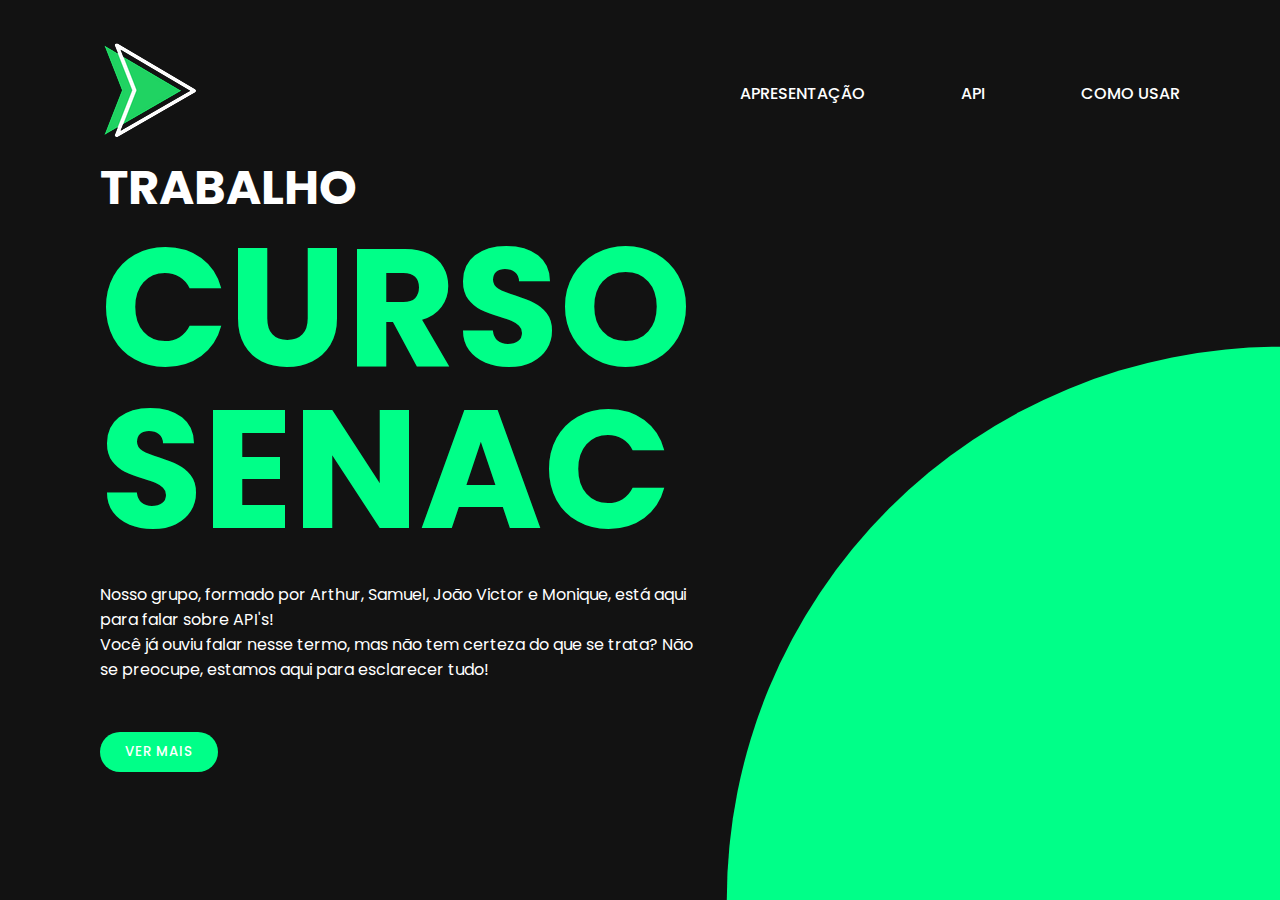
<file: index.html>
<!DOCTYPE html>
<html lang="pt-br">
<head>
    <meta charset="UTF-8">
    <meta http-equiv="X-UA-Compatible" content="IE=edge">
    <meta name="viewport" content="width=device-width, initial-scale=1.0">
    
    <!-- Icone da página -->
    <link rel="shortcut icon" href="./ico/icone-pagina.png" type="image/x-icon">

    <!-- Importações do proprio projeto - CSS -->
    <link rel="stylesheet" href="./css/index.css">

    <!-- Bootstrap - CSS - JS -->
    <link href="https://cdn.jsdelivr.net/npm/bootstrap@5.3.0-alpha1/dist/css/bootstrap.min.css" rel="stylesheet" integrity="sha384-GLhlTQ8iRABdZLl6O3oVMWSktQOp6b7In1Zl3/Jr59b6EGGoI1aFkw7cmDA6j6gD" crossorigin="anonymous">
    <script src="https://cdn.jsdelivr.net/npm/bootstrap@5.3.0-alpha1/dist/js/bootstrap.bundle.min.js" integrity="sha384-w76AqPfDkMBDXo30jS1Sgez6pr3x5MlQ1ZAGC+nuZB+EYdgRZgiwxhTBTkF7CXvN" crossorigin="anonymous"></script>
    
    <title>Página Principal</title>
</head>
<body>
    
    <!-- PRIMEIRA PARTE -->
    <section id="box1" class="primeira-parte">
        <div class="circulo"></div>
        <header>
            <a href="#"><img src="./ico/teste-removebg-preview.png" alt="logo" class="logo img-fluid"></a>
            <nav class="navegacao">
                <ul>
                    <li><a href="./pages/apresentacao.html">APRESENTAÇÃO</a></li>
                    <li><a href="./pages/clima.html">API</a></li>
                    <li><a href="./pages/sobre.html">COMO USAR</a></li>
                </ul>
            </nav>
        </header>

        <div class="container container-md">
            <div class="texto">
                <h2>TRABALHO<br><span>CURSO SENAC</span></h2>
                <p>
                    Nosso grupo, formado por Arthur, Samuel, João Victor e Monique, está aqui para falar sobre API's!
                    <br>
                    Você já ouviu falar nesse termo, mas não tem certeza do que se trata? Não se preocupe, estamos aqui para esclarecer tudo!
                </p>
                <button onclick="aparecerParte1()"> <a href="./pages/explicandoAPI.html">VER MAIS</a></button>
            </div>
        </div>
    </section>
    
<!-- JavaScript - local -->
<script src="./js/index.js"></script>

</body>
</html>
</file>
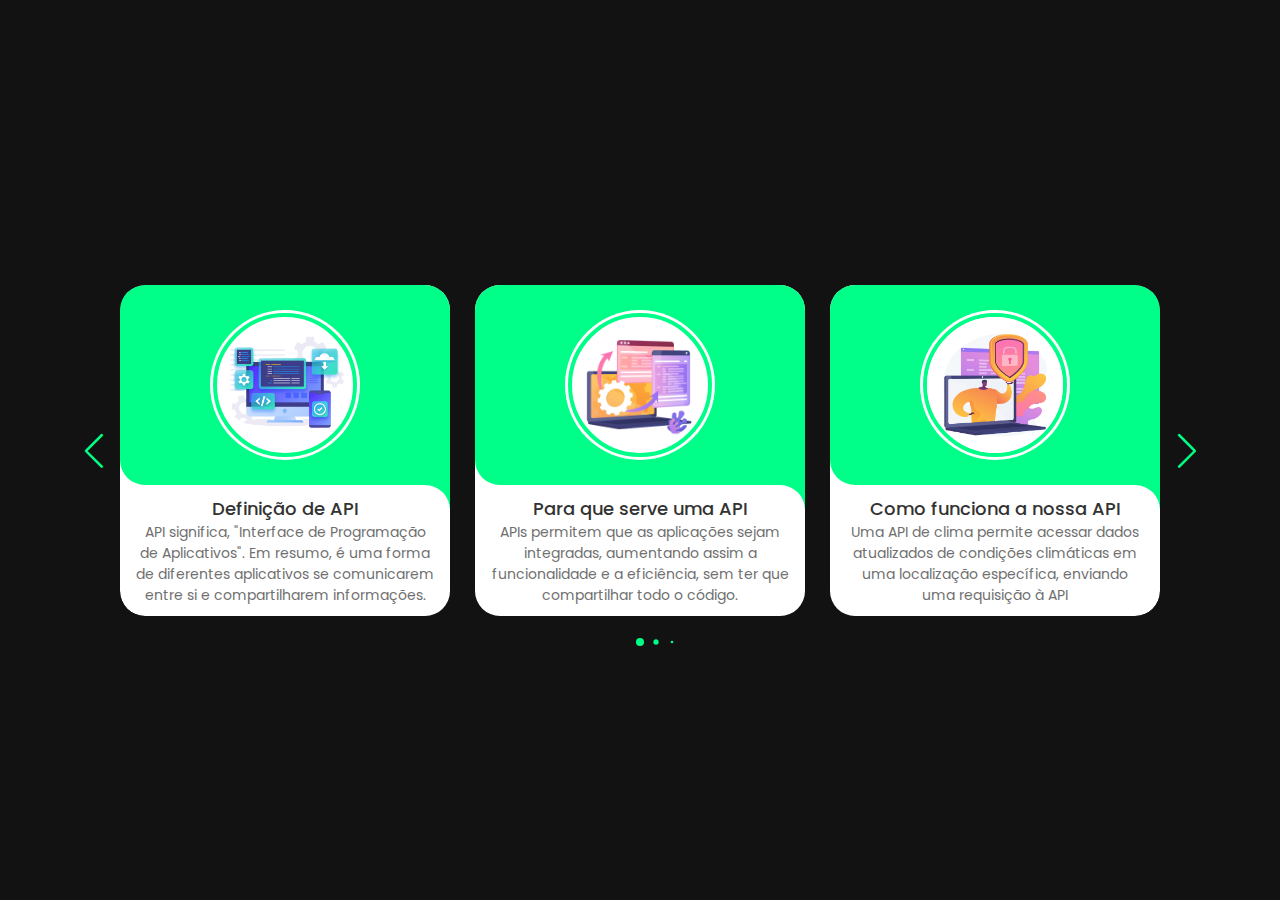
<file: pages/explicandoAPI.html>
<!DOCTYPE html>
    <!-- Coding by CodingLab | www.codinglabweb.com -->
    <html lang="pt-br">
    <head>
        <meta charset="UTF-8">
        <meta http-equiv="X-UA-Compatible" content="IE=edge">
        <meta name="viewport" content="width=device-width, initial-scale=1.0">

        <!-- Icone da página -->
        <link rel="shortcut icon" href="../ico/icone-pagina.png" type="image/x-icon">

        <!-- Importação do Bootstrap CSS - JS -->
        <link href="https://cdn.jsdelivr.net/npm/bootstrap@5.3.0-alpha1/dist/css/bootstrap.min.css" rel="stylesheet" integrity="sha384-GLhlTQ8iRABdZLl6O3oVMWSktQOp6b7In1Zl3/Jr59b6EGGoI1aFkw7cmDA6j6gD" crossorigin="anonymous">
        <script src="https://cdn.jsdelivr.net/npm/bootstrap@5.3.0-alpha1/dist/js/bootstrap.bundle.min.js" integrity="sha384-w76AqPfDkMBDXo30jS1Sgez6pr3x5MlQ1ZAGC+nuZB+EYdgRZgiwxhTBTkF7CXvN"       crossorigin="anonymous"></script>
        
        <!-- Swiper CSS -->
        <link rel="stylesheet" href="../swiper/swiper-bundle.min.css">
        
        <!-- CSS -->
        <link rel="stylesheet" href="../css/explicandoAPI.css">

        <title>O que é uma API</title>                                        
    </head>
    <body>

        <div class="slide-container swiper">
            <div class="slide-content">
                <div class="card-wrapper swiper-wrapper">
                    
                    <div class="card swiper-slide">

                        <div class="image-content">
                            <span class="overlay"></span>

                            <div class="card-imagem">
                                <img src="../img/4-imagem-api.png" alt="" class="card-img">
                            </div>
                        </div>

                        <div class="card-content">
                            <h2 class="nome-titulo">Definição de API</h2>
                            
                            <p class="descricao">
                                API significa, "Interface de Programação de Aplicativos". Em   resumo, é uma forma de diferentes aplicativos se comunicarem entre si e compartilharem informações.
                            </p>
                        </div>
                        
                    </div>

                    <div class="card swiper-slide">

                        <div class="image-content">
                            <span class="overlay"></span>
                            <div class="card-imagem">
                                <img src="../img/5-imagem-api.png" alt="" class="card-img">
                            </div>
                        </div>

                        <div class="card-content">
                            <h2 class="nome-titulo">Para que serve uma API</h2>
                            <p class="descricao">
                                APIs permitem que as aplicações sejam integradas, aumentando assim a funcionalidade e a eficiência, sem ter que compartilhar todo o código.
                            </p>
                        </div>

                    </div>

                    <div class="card swiper-slide">

                        <div class="image-content">
                            <span class="overlay"></span>
                            <div class="card-imagem">
                                <img src="../img/6-imagem-api.jpg" alt="" class="card-img">
                            </div>
                        </div>

                        <div class="card-content">
                            <h2 class="nome-titulo">Como funciona a nossa API</h2>
                            <p class="descricao">
                                Uma API de clima permite acessar dados atualizados de condições climáticas em uma localização específica, enviando uma requisição à API
                            </p>
                        </div>

                    </div>

                    <div class="card swiper-slide">

                        <div class="image-content">
                            <span class="overlay"></span>
                            <div class="card-imagem">
                                <img src="../img/7-imagem-api.png" alt="" class="card-img">
                            </div>
                        </div>

                        <div class="card-content">
                            <h2 class="nome-titulo">Obrigado pela atenção!</h2>
                            <p class="descricao">
                                Esperamos que você tenha gostado dessa introdução ao mundo das API's! Fique ligado para mais informações e conceitos interessantes sobre esse assunto.
                            </p>
                        </div>

                    </div>

                </div>
            </div>

            <div class="swiper-button-next swiper-navBtn"></div>
            <div class="swiper-button-prev swiper-navBtn"></div>
            <div class="swiper-pagination"></div>
        </div>
        
    </body>

    <!-- Swiper JS -->
    <script src="../swiper/swiper-bundle.min.js"></script>

    <!-- JavaScript -->
    <script src="../js/explicandoAPI.js"></script>
</html>
</file>
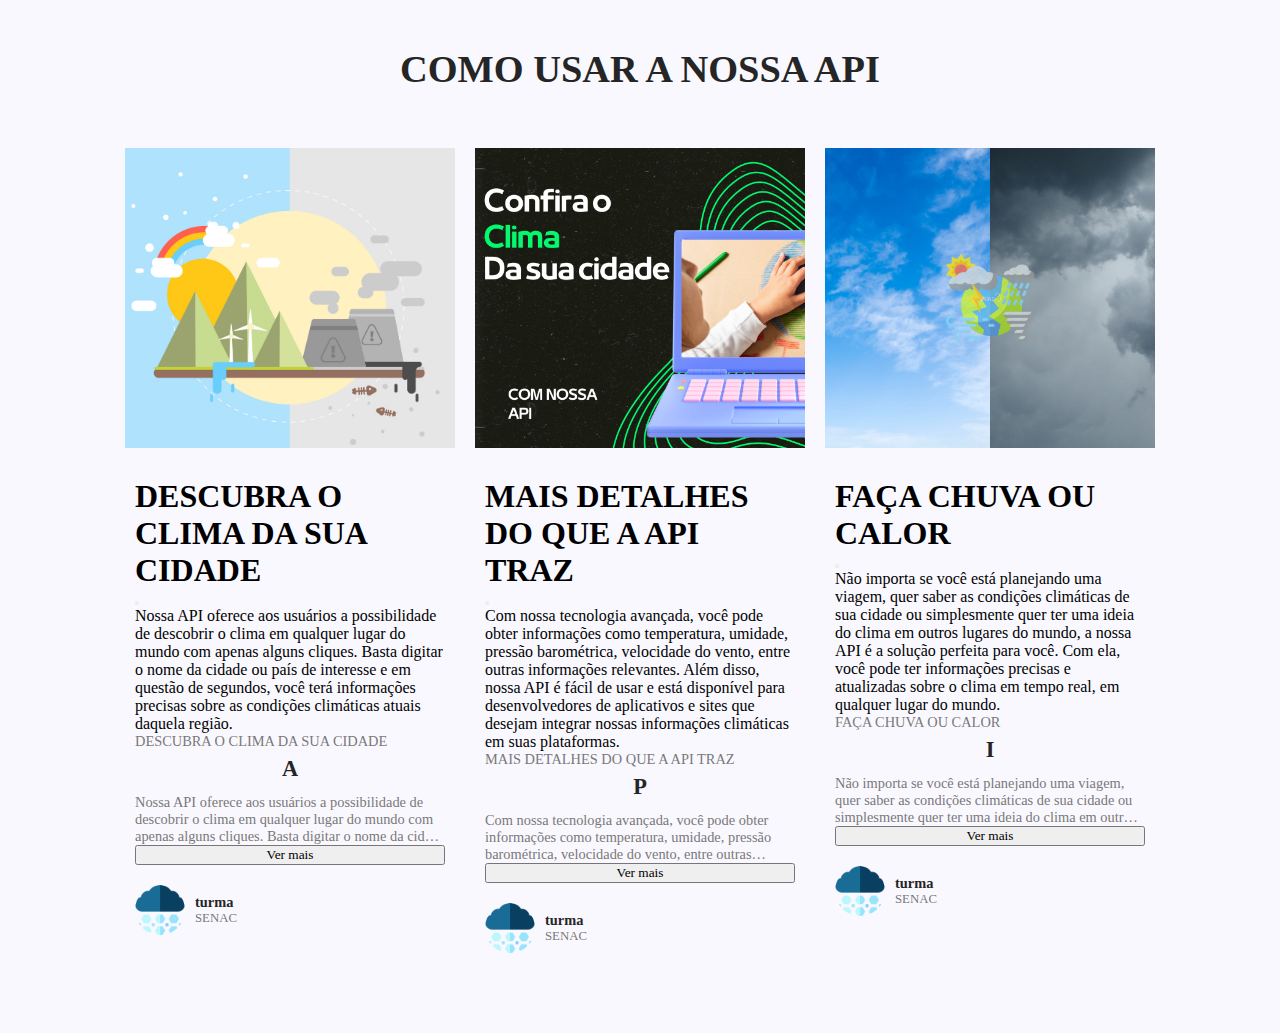
<file: pages/sobre.html>
<!DOCTYPE html>
<html lang="pt-br">
<head>
    <meta charset="UTF-8">
    <meta http-equiv="X-UA-Compatible" content="IE=edge">
    <meta name="viewport" content="width=device-width, initial-scale=1.0">

    <!-- Icone da página -->
    <link rel="shortcut icon" href="../ico/icone-pagina.png" type="image/x-icon">

    <!-- Importações do proprio projeto -->
    <link rel="stylesheet" href="../css/sobre.css">

    <!-- Importação do Bootstrap CSS - JS -->
    <link href="https://cdn.jsdelivr.net/npm/bootstrap@5.3.0-alpha1/dist/css/bootstrap.min.css" rel="stylesheet" integrity="sha384-GLhlTQ8iRABdZLl6O3oVMWSktQOp6b7In1Zl3/Jr59b6EGGoI1aFkw7cmDA6j6gD" crossorigin="anonymous">
    <script src="https://cdn.jsdelivr.net/npm/bootstrap@5.3.0-alpha1/dist/js/bootstrap.bundle.min.js" integrity="sha384-w76AqPfDkMBDXo30jS1Sgez6pr3x5MlQ1ZAGC+nuZB+EYdgRZgiwxhTBTkF7CXvN" crossorigin="anonymous"></script>

    <title>Sobre nossa API</title>
</head>
<body>
    

<section id="blog">

    <div class="blog-heading">
        <strong></strong>
        <h3>COMO USAR A NOSSA API</h3>
    </div>

    <div class="blog-box-container">
    
        <div class="blog-box">
            <div class="blog-box-img">
                <img src="../img/1-imagem-climatica.jpg" alt="clima">
                <a href="#" class="blog-img-link">
                    <i class="fa-solid fa-arrow-up-right-from-square"></i>
                </a>
            </div>

            <div class="blog-box-text">

                <!-- Modal -->
                <div class="modal fade" id="Modal-1" tabindex="-1" aria-labelledby="exampleModalLabel" aria-hidden="true">
                    <div class="modal-dialog modal-dialog-centered">
                        <div class="modal-content">
                            <div class="modal-header">
                                <h1 class="modal-title fs-5" id="exampleModalLabel">DESCUBRA O CLIMA DA SUA CIDADE</h1>
                                <button type="button" class="btn-close" data-bs-dismiss="modal" aria-label="Close"></button>
                            </div>
                            <div class="modal-body">
                                Nossa API oferece aos usuários a possibilidade de descobrir o clima em qualquer lugar do mundo com apenas alguns cliques. Basta digitar o nome da cidade ou país de interesse e em questão de segundos, você terá   informações precisas sobre as condições climáticas atuais daquela região.
                            </div>
                        </div>
                    </div>
                </div>

                <strong>DESCUBRA O CLIMA DA SUA CIDADE</strong>
                <a href="#">A</a>
                <p>
                    Nossa API oferece aos usuários a possibilidade de descobrir o clima em qualquer lugar do mundo com apenas alguns cliques. Basta digitar o nome da cidade ou país de interesse e em questão de segundos, você terá informações precisas sobre as condições climáticas atuais daquela região.
                </p>
                <button type="button" class="btn" data-bs-toggle="modal" data-bs-target="#Modal-1">
                    Ver mais
                </button>
                <div class="blog-author">
                    <div class="blog-author-img">
                        <img src="../ico/icone-clima-azul.png" alt="icone clima">
                    </div>
                    <div class="blog-author-text">
                        <strong>turma</strong>
                        <span>SENAC</span>
                    </div>
                </div>
            </div>
        </div>

   
        <div class="blog-box">
 
            <div class="blog-box-img">
                <img src="../img/2-imagem-climatica.png" alt="clima">
                <a href="#" class="blog-img-link">
                    <i class="fa-solid fa-arrow-up-right-from-square"></i>
                </a>
            </div>

            <div class="blog-box-text">

                <!-- Modal -->
                <div class="modal fade" id="Modal-2" tabindex="-1" aria-labelledby="exampleModalLabel" aria-hidden="true">
                    <div class="modal-dialog modal-dialog-centered">
                        <div class="modal-content">
                            <div class="modal-header">
                                <h1 class="modal-title fs-5" id="exampleModalLabel">MAIS DETALHES DO QUE A API TRAZ</h1>
                                <button type="button" class="btn-close" data-bs-dismiss="modal" aria-label="Close"></button>
                            </div>
                            <div class="modal-body">
                                Com nossa tecnologia avançada, você pode obter informações como temperatura, umidade, pressão barométrica, velocidade do vento, entre outras informações relevantes. Além disso, nossa API é fácil de usar e está disponível para desenvolvedores de aplicativos e sites que desejam integrar nossas informações climáticas em suas plataformas.
                            </div>
                        </div>
                    </div>
                </div>

                <strong>MAIS DETALHES DO QUE A API TRAZ</strong>
                <a href="#">P</a>
                <p>
                    Com nossa tecnologia avançada, você pode obter informações como temperatura, umidade, pressão barométrica, velocidade do vento, entre outras informações relevantes. Além disso, nossa API é fácil de usar e está disponível para desenvolvedores de aplicativos e sites que desejam integrar nossas informações climáticas em suas plataformas.
                </p>
                <button type="button" class="btn" data-bs-toggle="modal" data-bs-target="#Modal-2">
                    Ver mais
                </button>
                <div class="blog-author">
                    <div class="blog-author-img">
                        <img src="../ico/icone-clima-azul.png" alt="icone clima">
                    </div>
                    <div class="blog-author-text">
                        <strong>turma</strong>
                        <span>SENAC</span>
                    </div>
                </div>
            </div>
        </div>

        <div class="blog-box">
 
            <div class="blog-box-img">
                <img src="../img/3-imagem-climatica.png" alt="clima">
                <a href="#" class="blog-img-link">
                    <i class="fa-solid fa-arrow-up-right-from-square"></i>
                </a>
            </div>
   
            <div class="blog-box-text">

                <!-- Modal -->
                <div class="modal fade" id="Modal-3" tabindex="-1" aria-labelledby="exampleModalLabel" aria-hidden="true">
                    <div class="modal-dialog modal-dialog-centered">
                        <div class="modal-content">
                            <div class="modal-header">
                                <h1 class="modal-title fs-5" id="exampleModalLabel">FAÇA CHUVA OU CALOR</h1>
                                <button type="button" class="btn-close" data-bs-dismiss="modal" aria-label="Close"></button>
                            </div>
                            <div class="modal-body">
                                Não importa se você está planejando uma viagem, quer saber as condições climáticas de sua cidade ou simplesmente quer ter uma ideia do clima em outros lugares do mundo, a nossa API é a solução perfeita para você. Com ela, você pode ter informações precisas e atualizadas sobre o clima em tempo real, em qualquer lugar do mundo.
                            </div>
                        </div>
                    </div>
                </div>

                <strong>FAÇA CHUVA OU CALOR</strong>
                <a href="#">I</a>
                <p>
                    Não importa se você está planejando uma viagem, quer saber as condições climáticas de sua cidade ou simplesmente quer ter uma ideia do clima em outros lugares do mundo, a nossa API é a solução perfeita para você. Com ela, você pode ter informações precisas e atualizadas sobre o clima em tempo real, em qualquer lugar do mundo.
                </p>
                <button type="button" class="btn" data-bs-toggle="modal" data-bs-target="#Modal-3">
                    Ver mais
                </button>
                <div class="blog-author">
                    <div class="blog-author-img">
                        <img src="../ico/icone-clima-azul.png" alt="icone clima">
                    </div>
                    <div class="blog-author-text">
                        <strong>turma</strong>
                        <span>SENAC</span>
                    </div>
                </div>
            </div>
        </div>
    
    </div>

</section>


</body>
</html>
</file>
<file: css/index.css>
/* GOGLE FONTES */
@import url("https://fonts.googleapis.com/css2?family=Asap:ital,wght@1,700&family=Comfortaa:wght@500&family=Kanit:ital,wght@0,700;1,900&family=Nunito:wght@700&family=Oswald:wght@200;300;400;500;600;700&family=Poppins:ital,wght@0,100;0,200;0,300;0,400;0,500;0,700;1,100;1,200;1,300;1,400&family=Roboto:wght@300;400;700&family=Ubuntu:wght@300;400;500;700&family=Yellowtail&display=swap");

/* ESTILO GERAL */
* {
  margin: 0;
  padding: 0;
  box-sizing: border-box;
  font-family: 'Poppins', sans-serif;
}

html, body {
    height: 100%;
}


/* PRIMEIRA PARTE */
.primeira-parte {
    display: flex;
    align-items: center;
    justify-content: space-between;
    position: relative;
    width: 100%;
    min-height: 100vh;
    padding: 100px;
    background: #121212;
    overflow: hidden;
}

.circulo {
    position: absolute;
    top: 0;
    left: 0;
    width: 100%;
    height: 100%;
    background: #00ff88;
    clip-path: circle(50% at bottom right);
}

/* MENU */
header {
    display: flex;
    align-items: center;
    justify-content: space-between;
    position: absolute;
    top: 0;
    left: 0;
    width: 100%;
    padding: 40px 100px;
}

header .logo {
    position: relative;
    max-width: 150px;
}

header .navegacao ul {
    display: flex;
    position: relative;
}

header .navegacao li {
    list-style: none;
}

header .navegacao li a {
    display: inline-block;
    text-decoration: none;
    font-weight: 500;
    font-size: 1rem;
    margin-left: 6rem;
    color: #fff;
}

/* CONTEUDO */
.container {
    display: flex;
    align-items: center;
    justify-content: space-between;
    position: relative;
    width: 100%;
}

.container .texto {
    position: relative;
    max-width: 600px;
    margin-right: 20px;
}

.container .texto h2 {
    color: #fff;
    font-size: 3em;
    margin-bottom: 10px;
    line-height: 2.5em;
    font-weight: 700;
}

.container .texto h2 span {
    font-size: 3.5em;
    color: #00ff88;
}

.container .texto p {
    color: #fff;
}

.container .texto a {
    display: inline-block;
    margin-top: 50px;
    padding: 10px 25px;
    font-weight: 500;
    text-decoration: none;
    letter-spacing: 1px;
    border-radius: 2.5rem;
    background: #00ff88;
    color: #fff;

    transition:  0.3s ease-in-out;
}

.container .texto a:hover {
    transform: translateY(-10px);
}

.container .texto button a {
    display: inline-block;
    margin-top: 50px;
    padding: 10px 25px;
    font-weight: 500;
    text-decoration: none;
    letter-spacing: 1px;
    border-radius: 2.5rem;
    background-color: #00ff88;
    color: #fff;
    border: none;
}

.container .texto button a:hover {
    transform: translateY(-10px);
}

.container .texto button {
    background-color: #121212;
    border: none;
}



/* SEGUNDA PARTE */
.esconder {
    display: none;
}


/* RESPONSIVIDADE DO SITE PARA CELULAR */
@media only screen and (max-width: 425px) {
    
    .primeira-parte {
        display: flex;
        align-items: center;
        justify-content: space-between;
        position: relative;
        width: 100%;
        min-height: 100vh;
        padding: 45px;
        background: #121212;
        overflow: hidden;
    }

    .circulo {
        position: absolute;
        top: 0;
        left: 0;
        width: 100%;
        height: 100%;
        background: #00ff88;
        clip-path: circle(30% at bottom right);
    }

    header {
        display: flex;
        align-items: center;
        justify-content: space-between;
        top: 0;
        left: 0;
        width: 100%;
        padding: 25px 15px;
    }

    header .logo {
        position: relative;
        max-width: 80px;
    }

    header .navegacao li {
        list-style: none;
        margin-left: -5px;
    }

    header .navegacao li a {
        display: inline-block;
        text-decoration: none;
        font-weight: 500;
        font-size: 15px;
        color: #fff;
    }

    .container .texto h2 {
        color: #fff;
        font-size: 0.5em;
        margin-bottom: 10px;
        line-height: 0.8em;
        font-weight: 700;
        padding: 20px 0px;
    }

    .container .texto h2 span {
        font-size: 1.0em;
        color: #00ff88;
    }

    .container .texto p {
        color: #fff;
        margin-right: -30px;
    }
}


/* RESPONSIVIDADE DO SITE PARA TABLET */
@media only screen and (max-width: 768px) {
    
    header .navegacao li a {
        display: inline-block;
        text-decoration: none;
        font-weight: 600;
        font-size: 1rem;
        margin-left: 2rem;
        color: #fff;
    }

    .container .texto {
        max-width: 300px;
        margin-right: 10px;
    }

    .container .texto h2 {
        color: #fff;
        font-size: 1.1em;
        margin-bottom: 10px;
        line-height: 2em;
        font-weight: 700;
    }

    .container .texto h2 span {
        font-size: 2.8em;
        color: #00ff88;
    }

    .container .texto p {
        font-size: 1rem;
        color: #fff;
    }    

  }
</file>
<file: css/explicandoAPI.css>
/* Google Fonts - Poppins */
@import url('https://fonts.googleapis.com/css2?family=Poppins:wght@300;400;500;600&display=swap');

*{
  margin: 0;
  padding: 0;
  box-sizing: border-box;
  font-family: 'Poppins', sans-serif;
}

body{
  min-height: 100vh;
  display: flex;
  align-items: center;
  justify-content: center;
  background-color: #121212;
}

header h2 {





  background-color: pink;
}

.slide-container {
  max-width: 1120px;
  width: 100%;
  padding: 40px 0;
}

.slide-content {
  margin: 0 40px;
  overflow: hidden;
  border-radius: 25px;
}

.card {
  border-radius: 25px;
  background-color: #FFF;
}

.image-content,
.card-content {
  display: flex;
  flex-direction: column;
  align-items: center;
  padding: 10px 14px;
}

.image-content {
  position: relative;
  row-gap: 5px;
  padding: 25px 0;
}

.overlay {
  position: absolute;
  left: 0;
  top: 0;
  height: 100%;
  width: 100%;
  background-color: #00ff88;
  border-radius: 25px 25px 0 25px;
}

.overlay::before,
.overlay::after {
  content: '';
  position: absolute;
  right: 0;
  bottom: -40px;
  height: 40px;
  width: 40px;
  background-color: #00ff88;
}

.overlay::after {
  border-radius: 0 25px 0 0;
  background-color: #FFF;
}

.card-imagem{
  position: relative;
  height: 150px;
  width: 150px;
  border-radius: 50%;
  background: #FFF;
  padding: 3px;
}

.card-imagem .card-img {
  height: 100%;
  width: 100%;
  object-fit: cover;
  border-radius: 50%;
  border: 4px solid #00ff88;
}

.nome-titulo {
  font-size: 18px;
  font-weight: 500;
  color: #333;
}

.descricao {
  font-size: 14px;
  color: #707070;
  text-align: center;
}

.swiper-navBtn {
  color: #00ff88;
  transition: color 0.3s ease;
}
.swiper-navBtn:hover {
  color: #007a41;
}
.swiper-navBtn::before,
.swiper-navBtn::after {
  font-size: 35px;
}
.swiper-button-next {
  right: 0;
}
.swiper-button-prev {
  left: 0;
}
.swiper-pagination-bullet {
    background-color: #00ff88;
    opacity: 1;
}
.swiper-pagination-bullet-active {
  background-color: #00ff88;
}

@media screen and (max-width: 768px) {
  .slide-content{
    margin: 0 10px;
  }
  .swiper-navBtn{
    display: none;
  }
}
</file>
<file: css/sobre.css>
/* CONTEUDO GERAL */
*{
    margin: 0px;
    padding: 0px;
    font-family: 'poppins';
    box-sizing: border-box;
}
a{
    text-decoration: none;
}
ul{
    list-style: none;
}

/* CONTEUDO PAGINA */
#blog{
    display: flex;
    flex-direction: column;
    justify-content: center;
    align-items: center;
    padding: 50px 0px;
    background-color: #f9f8ff;
}

.blog-heading h3{
    font-size:2.4rem;
    color: #252525;
    font-weight: 800;
    text-transform: uppercase;
    line-height: 2.4rem;
}

.blog-heading strong{
    color: #0a0ef8;
    font-size: 1rem;
    font-weight: 500;
    letter-spacing: 0.3px;
}

.blog-box-container{
    display: grid;
    grid-template-columns: 1fr 1fr 1fr;
    margin-top: 50px;
    max-width: 1050px;
    width: 90%;
}

.blog-box{
    max-width: 100%;
    width: 100%;
    height: 100%;
    padding: 10px;
    display: flex;
    flex-direction: column;
    transition: all ease 0.3s;
}

.blog-box:hover{
    box-shadow:16px 20px 50px rgba(0,0,0,0.12);
    background-color: #ffffff;
}

.blog-box-img{
    width: 100%;
    height: 100%;
    max-height: 300px;
    overflow: hidden;
    display: flex;
    position: relative;
}

.blog-box-img img{
    width: 100%;
    height: 100%;
    object-fit: cover;
    object-position: center;
    transition: all ease 0.3s;
}

.blog-img-link{
    position: absolute;
    left: 50%;
    top: 50%;
    transform: translate(-50%, -50%);
    width: 50px;
    height: 50px;
    display: flex;
    justify-content: center;
    align-items: center;
    border-radius: 50%;
    background-color: #ffffff;
    color: #252525;
    box-shadow: 2px 2px 30px rgba(20, 97, 212, 0.12);
    display: none;
    animation: fade 0.3s;
}

.blog-box:hover .blog-box-img img{
    filter: blur(3px);
}

.blog-box:hover .blog-box-img a{
    display: flex;
}

.blog-box-text{
    display: flex;
    flex-direction: column;
    padding: 30px 10px 20px 10px;
}

.blog-box-text strong,
.blog-box-text p{
    color: #797979;
    font-size: 0.9rem;
    font-weight: 400;
}

.blog-box-text a{
    font-size: 1.4rem;
    color: #252525;
    font-weight: 800;
    line-height: 1.8rem;
    margin: 5px 0px 10px 0px;
    text-align: center;
}

@keyframes fade{
    0%{
        opacity: 0;
    }
    100%{
        opacity: 1;
    }
}

.blog-box-text p{
    overflow: hidden;
    text-overflow: ellipsis;
    display: -webkit-box;
    -webkit-line-clamp: 3;
    -webkit-box-orient: vertical;
}

.blog-author{
    display: flex;
    justify-content: flex-start;
    align-items: center;
    margin-top: 20px;
}

.blog-author-img{
    width: 50px;
    height: 50px;
    border-radius: 50%;
    overflow: hidden;
    margin-right: 10px;
}

.blog-author-img img{
    width: 100%;
    height: 100%;
    object-fit: cover;
    object-position: center;
}

.blog-author-text{
    display: flex;
    flex-direction: column;
}
.blog-author-text strong{
    color: #252525;
    font-weight: 800;
}

.blog-author-text span{
    color: #797979;
    font-size: 0.8rem;
    font-weight: 500;
}

@media(max-width:920px){
    .blog-box-container{
        grid-template-columns: 1fr 1fr;
        grid-gap: 10px 0px;
    }
}

@media(max-width:600px){
    .blog-heading h3{
        font-size: 1.6rem;
        line-height: 1.6rem;
    }
    .blog-box-container{
        grid-template-columns: 1fr;
    }
}
</file>
